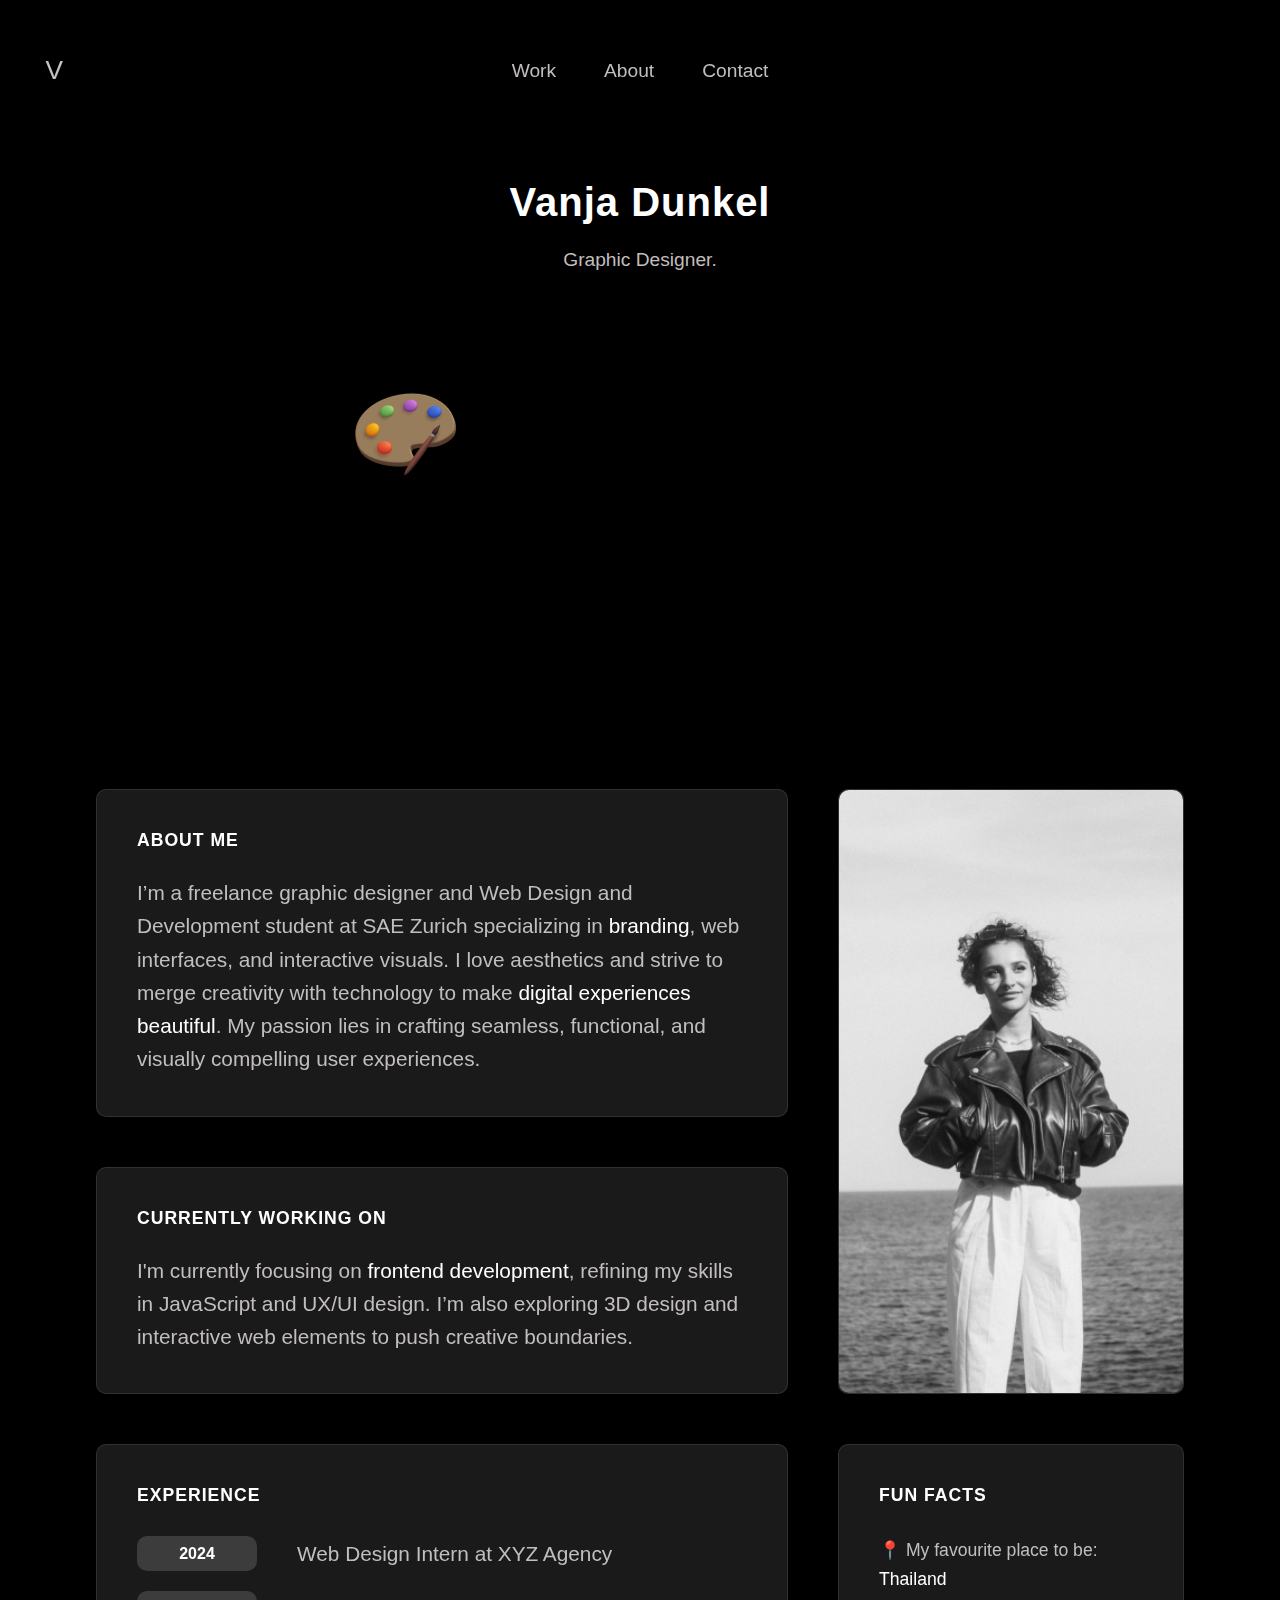
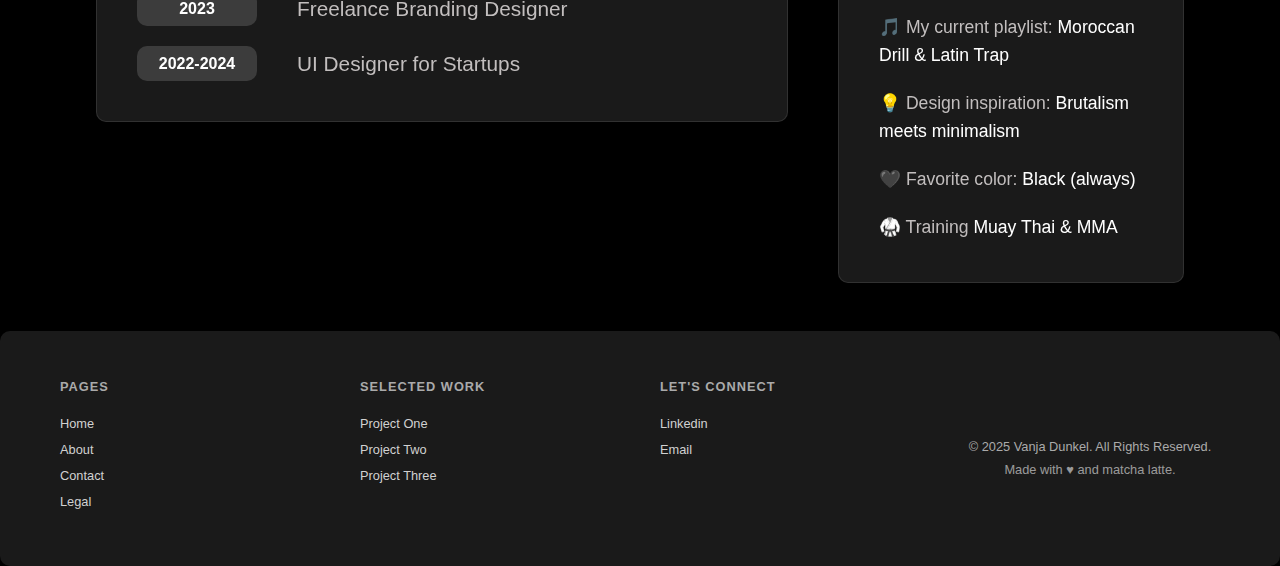
<file: about.html>
<!DOCTYPE html>
<html lang="en">
<head>
    <meta charset="UTF-8"/>
    <meta name="viewport" content="width=device-width, initial-scale=1.0"/>
    <title>About</title>
    <link rel="stylesheet" href="css/about.css"/>
    <script src="https://cdnjs.cloudflare.com/ajax/libs/gsap/3.12.2/gsap.min.js"></script>
    <script defer src="assets/js/animation.js"></script>
</head>
<body>
<!-- Navbar -->
<nav class="navbar" aria-label="Main Navigation">
    <a href="index.html" class="logo">
        <svg
                id="logo-svg"
                xmlns="http://www.w3.org/2000/svg"
                viewBox="0 0 200 200"
                width="50"
                height="50"
        >
            <text
                    x="50%"
                    y="50%"
                    dominant-baseline="middle"
                    text-anchor="middle"
                    font-family="Helvetica, Arial, sans-serif"
                    font-size="50"
                    fill="#fff"
            >
                <tspan id="letter-V">V</tspan>
                <tspan id="letter-D">D</tspan>
            </text>
        </svg>
    </a>
    <ul>
        <li><a href="index.html" class="nav-link">Work</a></li>
        <li><a href="about.html" class="nav-link">About</a></li>
        <li><a href="contact.html" class="nav-link">Contact</a></li>
    </ul>
</nav>

<!-- Header -->
<header role="banner">
    <div class="header-description">
        <h1>Vanja Dunkel</h1>
        <p>Graphic Designer.</p>
    </div>
</header>

<!-- About Section -->
<main>
    <section class="about-images">
        <img
                src="assets/imgs/palette.png"
                alt="Colour palette"
                class="animated-img_img1"
        />
        <img
                src="assets/imgs/cigs.png"
                alt="Pack of cigarettes"
                class="animated-img_img2"
        />
        <img
                src="assets/imgs/polaroid.png"
                alt="Polaroid camera"
                class="animated-img_img3"
        />
    </section>

    <section class="about">
        <div class="about-container">
            <!-- About Me Card -->
            <div class="about-card">
                <div class="slide-meta">
                    <h2>About Me</h2>
                </div>
                <p>
                    I’m a freelance graphic designer and Web Design and Development
                    student at SAE Zurich specializing in
                    <span class="highlight">branding</span>, web interfaces, and
                    interactive visuals. I love aesthetics and strive to merge
                    creativity with technology to make
                    <span class="highlight">digital experiences beautiful</span>. My
                    passion lies in crafting seamless, functional, and visually
                    compelling user experiences.
                </p>
            </div>

            <!-- Currently Working On Card -->
            <div class="about-card">
                <div class="slide-meta">
                    <h2>Currently Working On</h2>
                </div>
                <p>
                    I'm currently focusing on
                    <span class="highlight">frontend development</span>, refining my
                    skills in JavaScript and UX/UI design. I’m also exploring 3D
                    design and interactive web elements to push creative boundaries.
                </p>
            </div>

            <!-- Experience Section -->
            <section class="about-card experience">
                <div class="slide-meta">
                    <h2>Experience</h2>
                </div>
                <div class="experience-list">
                    <div class="experience-item">
                        <div class="year">2024</div>
                        <p class="experience-text">Web Design Intern at XYZ Agency</p>
                    </div>
                    <div class="experience-item">
                        <div class="year">2023</div>
                        <p class="experience-text">Freelance Branding Designer</p>
                    </div>
                    <div class="experience-item">
                        <div class="year">2022-2024</div>
                        <p class="experience-text">UI Designer for Startups</p>
                    </div>
                </div>
            </section>

            <!-- Image Card -->
            <div class="about-card image-card">
                <img src="assets/imgs/portrait.png" alt="Portrait of Vanja"/>
            </div>

            <!-- Fun Facts Card -->
            <div class="about-card">
                <div class="slide-meta">
                    <h2>Fun Facts</h2>
                </div>
                <ul>
                    <li>
                        📍 My favourite place to be:
                        <span class="highlight">Thailand</span>
                    </li>
                    <li>
                        🎵 My current playlist:
                        <span class="highlight">Moroccan Drill & Latin Trap</span>
                    </li>
                    <li>
                        💡 Design inspiration:
                        <span class="highlight">Brutalism meets minimalism</span>
                    </li>
                    <li>
                        🖤 Favorite color: <span class="highlight">Black (always)</span>
                    </li>
                    <li>
                        🥋 Training <span class="highlight">Muay Thai & MMA</span>
                    </li>
                </ul>
            </div>
        </div>
    </section>
</main>

<!-- Footer -->
<footer>
    <div class="footer-container">
        <div class="footer-section">
            <h3>Pages</h3>
            <ul>
                <li><a href="index.html">Home</a></li>
                <li><a href="about.html">About</a></li>
                <li><a href="contact.html">Contact</a></li>
                <li><a href="legal.html">Legal</a></li>
            </ul>
        </div>

        <div class="footer-section">
            <h3>Selected Work</h3>
            <ul>
                <li><a href="#">Project One</a></li>
                <li><a href="#">Project Two</a></li>
                <li><a href="#">Project Three</a></li>
            </ul>
        </div>

        <div class="footer-section">
            <h3>Let's Connect</h3>
            <ul>
                <li>
                    <a href="https://www.linkedin.com/in/vanja-dunkel-498b07221/"
                    >Linkedin</a
                    >
                </li>
                <li><a href="mailto:vanja.dunkel@gmail.com">Email</a></li>
            </ul>
        </div>

        <div class="footer-bottom">
            <p>© 2025 Vanja Dunkel. All Rights Reserved.</p>
            <small>Made with &hearts; and matcha latte.</small>
        </div>
    </div>
</footer>
</body>
</html>
</file>
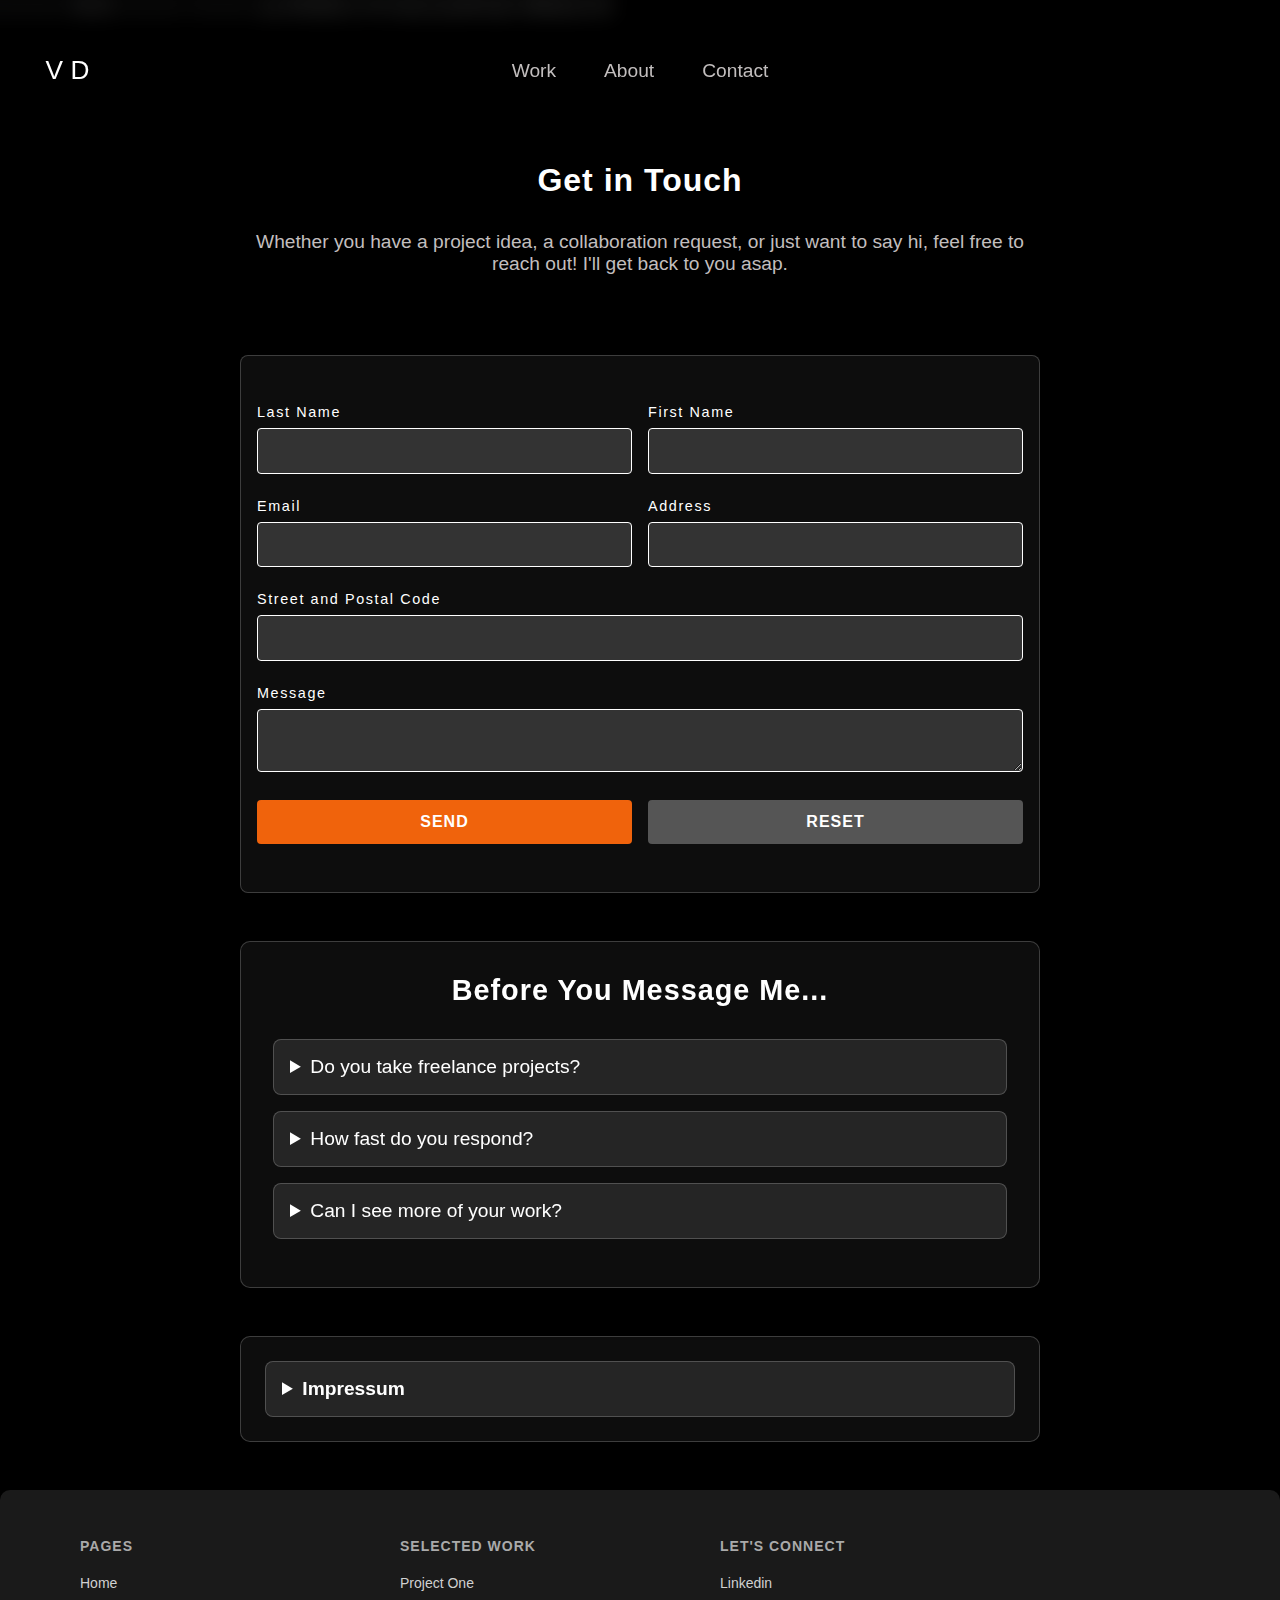
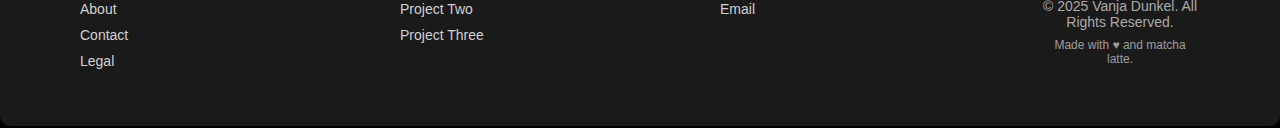
<file: contact.html>
<!DOCTYPE html>
<html lang="en">
<head>
  <meta charset="UTF-8">
  <meta name="viewport" content="width=device-width, initial-scale=1.0">
<<<<<<< HEAD
  <link rel="stylesheet" href="css/contact.css">
  <script src="javascript/input.js" defer></script>
  <script defer src="javascript/animation.js"></script>
=======
  <link rel="stylesheet" href="contact.css">
  <script src="input.js" defer></script>
  <script defer src="animation.js"></script>
>>>>>>> aec345b8b21c7b7a4da1eba954a6e7d88dbe0134
  <title>Contact</title>
</head>
<body>

<!-- Navbar -->
<nav class="navbar" aria-label="Main Navigation">
  <a href="index.html" class="logo">
    <svg id="logo-svg" xmlns="http://www.w3.org/2000/svg" viewBox="0 0 200 200" width="50" height="50">
      <text x="50%" y="50%" dominant-baseline="middle" text-anchor="middle" font-family="Helvetica, Arial, sans-serif" font-size="50" fill="#fff">
        <tspan id="letter-V">V</tspan>
        <tspan id="letter-D">D</tspan>
      </text>
    </svg>
    
  </a>
  <ul>
    <li><a href="index.html" class="nav-link">Work</a></li>
    <li><a href="about.html" class="nav-link">About</a></li>
    <li><a href="contact.html" class="nav-link">Contact</a></li>
  </ul>
</nav>

  <!-- Header Section -->
  <section class="header">
    <div class="title">
      <h1>Get in Touch</h1>
      <p>Whether you have a project idea, a collaboration request, or just want to say hi, feel free to reach out! I'll get back to you asap.</p>
    </div>
  </section>



  <!-- Enquiry Section -->
   <main>
  <section class="form">
    <form action="#" method="POST">
      <div class="form-row half">
        <div class="item">
          <label for="last_name">Last Name</label>
          <input type="text" id="last_name" name="last_name" autocomplete="family-name" required>
        </div>
        <div class="item">
          <label for="first_name">First Name</label>
          <input type="text" id="first_name" name="first_name" autocomplete="given-name" required>
        </div>
      </div>
      <div class="form-row half">
        <div class="item">
          <label for="email">Email</label>
          <input type="email" id="email" name="email" autocomplete="email" required>
        </div>
        <div class="item">
          <label for="address">Address</label>
          <input type="text" id="address" name="address" autocomplete="street-address">
        </div>
      </div>
      <div class="form-row full">
        <label for="plz_ort">Street and Postal Code</label>
        <input type="text" id="plz_ort" name="plz_ort" autocomplete="postal-code">
      </div>
      <div class="form-row full">
        <label for="message">Message</label>
        <textarea id="message" name="message" required></textarea>
      </div>
      <div class="action">
        <input type="submit" value="Send" aria-label="Send Message">
        <input type="reset" value="Reset" aria-label="Clear Form">
      </div>
    </form>
  </section>

  <!-- FAQ Section -->
  <section class="faq" aria-label="faq-heading">
    <h2 id="faq-heading">Before You Message Me...</h2>
    <details>
        <summary>Do you take freelance projects?</summary>
        <p>Yes! I'm open to freelance work. Let me know what you're looking for!</p>
    </details>
    <details>
        <summary>How fast do you respond?</summary>
        <p>I typically reply within 24-48 hours, depending on workload.</p>
    </details>
    <details>
        <summary>Can I see more of your work?</summary>
        <p>Sure! Check out my <a href="index.html">portfolio</a> for more.</p>
    </details>
  </section>


<!-- Collapsible Impressum Section -->
<section class="impressum" aria-label="impressum-heading">
  <details>
    <summary>Impressum</summary>
    <p><span>Website Owner:</span> Vanja Dunkel</p>
    <p><span>Address:</span> Strasse. Nr, 8050 Zürich</p>
    <p><span>Email:</span> vanja.dunkel@gmail.com</p>
    <p>This website complies with the Swiss Federal Act on Data Protection (revDSG) and, where applicable, the EU GDPR.</p>
  </details>
  
</section>
</main>


  <!--Footer-->
  <footer>
    <div class="footer-container">
        <div class="footer-section">
            <h3>Pages</h3>
            <ul>
                <li><a href="index.html">Home</a></li>
                <li><a href="about.html">About</a></li>
                <li><a href="contact.html">Contact</a></li>
                <li><a href="legal.html">Legal</a></li>
            </ul>
        </div>

        <div class="footer-section">
            <h3>Selected Work</h3>
            <ul>
                <li><a href="#">Project One</a></li>
                <li><a href="#">Project Two</a></li>
                <li><a href="#">Project Three</a></li>
            </ul>
        </div>

        <div class="footer-section">
            <h3>Let's Connect</h3>
            <ul>
            <li><a href="https://www.linkedin.com/in/vanja-dunkel-498b07221/">Linkedin</a></li>
            <li><a href="mailto:vanja.dunkel@gmail.com">Email</a></li>
            </ul>
        </div>

        <div class="footer-bottom">
          <p>© 2025 Vanja Dunkel. All Rights Reserved.</p>
          <small>Made with &hearts; and matcha latte.</small>
      </div>
    </div>
</footer>


</body>
</html>
</file>
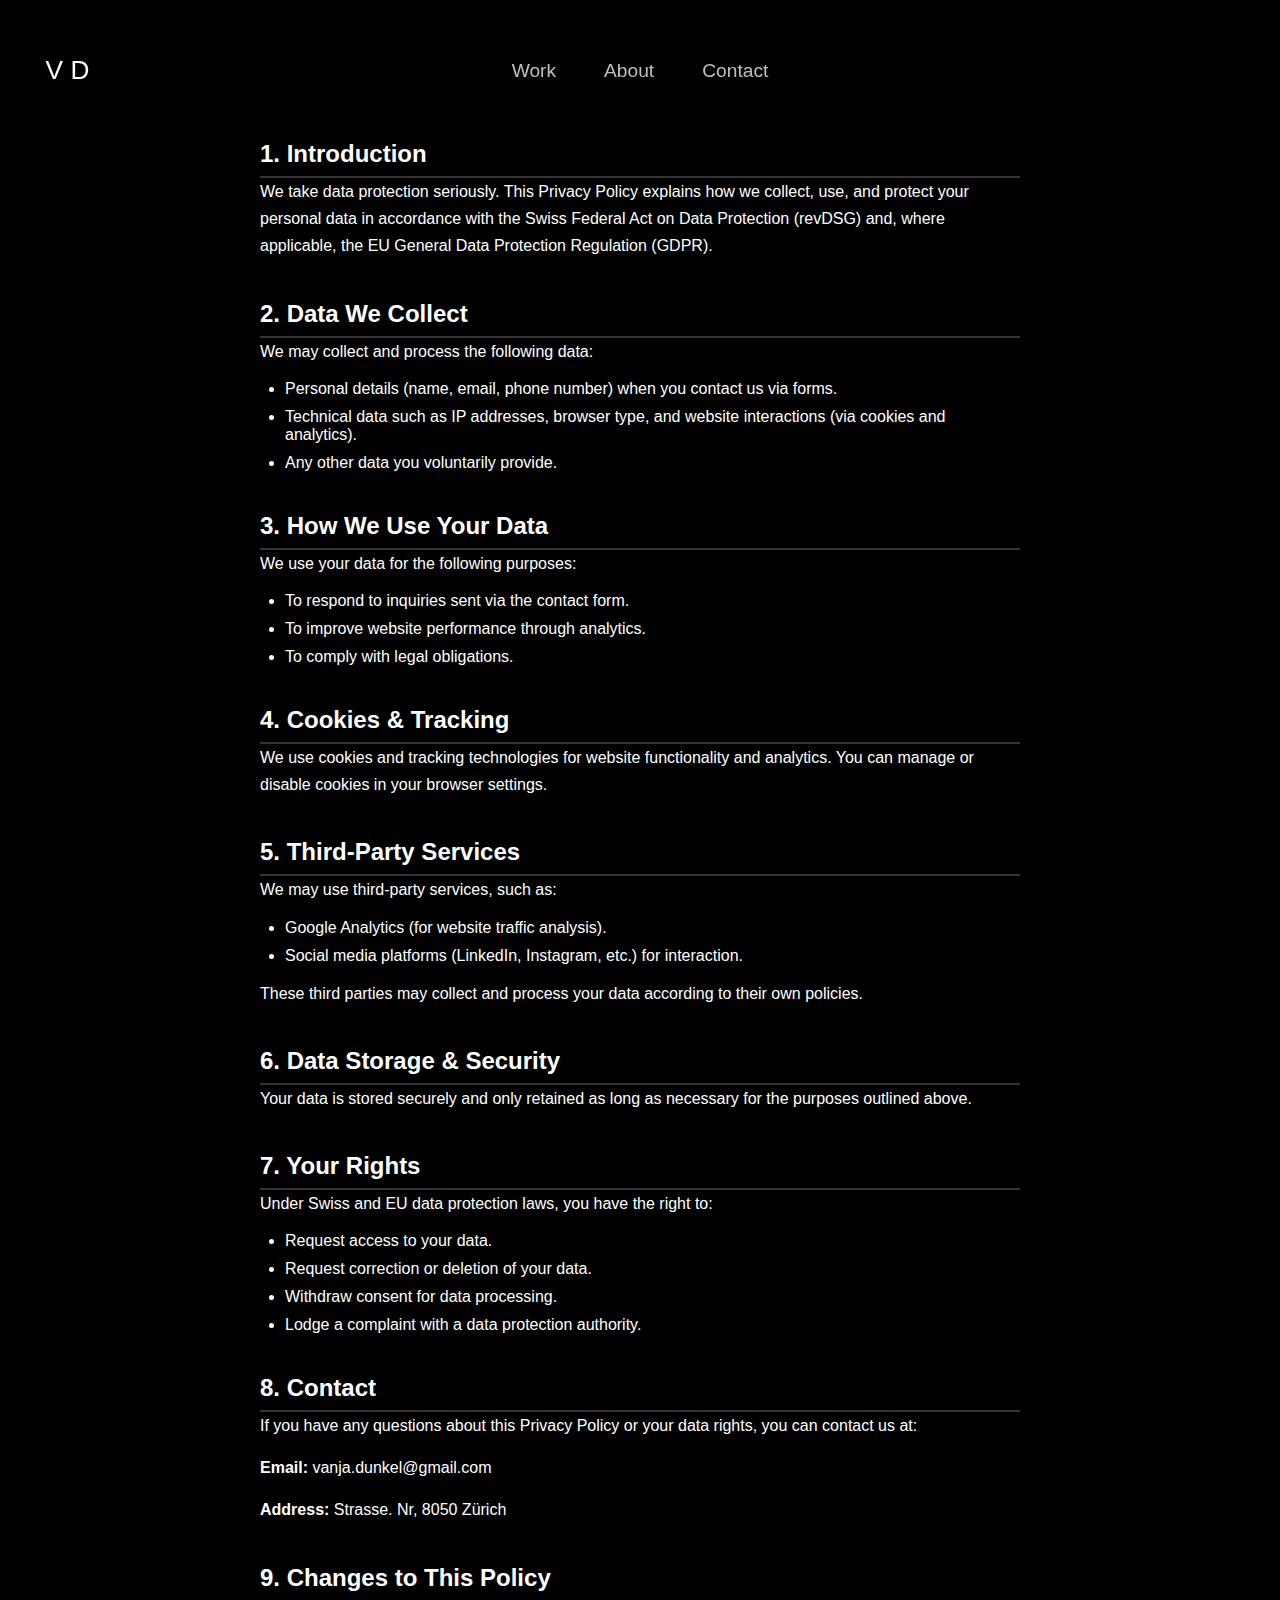
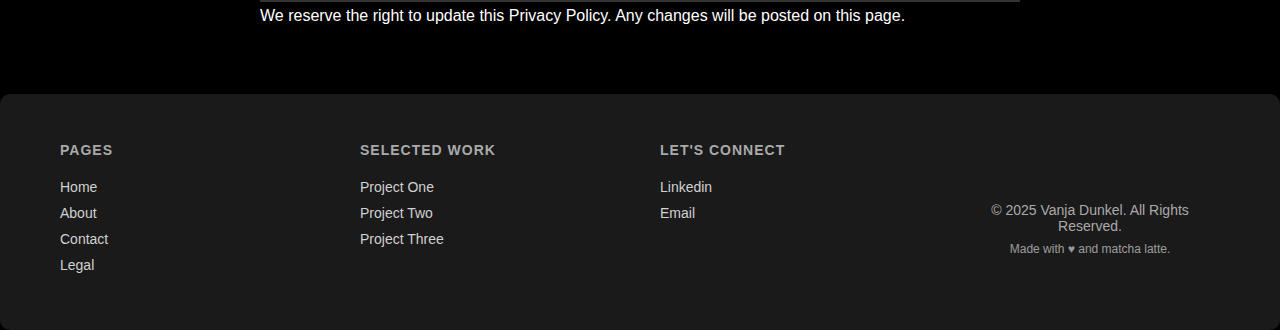
<file: legal.html>
<!DOCTYPE html>
<html lang="en">
<head>
    <meta charset="UTF-8">
    <meta name="viewport" content="width=device-width, initial-scale=1.0">
    <title>Privacy Policy</title>
    <link rel="stylesheet" href="css/legal.css">
    <script defer src="assets/js/animation.js"></script>
</head>
<body>

<!-- Navbar -->
<nav class="navbar" aria-label="Main Navigation">
    <a href="index.html" class="logo">
        <svg id="logo-svg" xmlns="http://www.w3.org/2000/svg" viewBox="0 0 200 200" width="50" height="50">
            <text x="50%" y="50%" dominant-baseline="middle" text-anchor="middle"
                  font-family="Helvetica, Arial, sans-serif" font-size="50" fill="#fff">
                <tspan id="letter-V">V</tspan>
                <tspan id="letter-D">D</tspan>
            </text>
        </svg>

    </a>
    <ul>
        <li><a href="index.html" class="nav-link">Work</a></li>
        <li><a href="about.html" class="nav-link">About</a></li>
        <li><a href="contact.html" class="nav-link">Contact</a></li>
    </ul>
</nav>


<!-- Main Content -->
<main>
    <section class="privacy-policy">

        <h2>1. Introduction</h2>
        <p>We take data protection seriously. This Privacy Policy explains how we collect, use, and protect your
            personal data in accordance with the Swiss Federal Act on Data Protection (revDSG) and, where applicable,
            the EU General Data Protection Regulation (GDPR).</p>

        <h2>2. Data We Collect</h2>
        <p>We may collect and process the following data:</p>
        <ul>
            <li>Personal details (name, email, phone number) when you contact us via forms.</li>
            <li>Technical data such as IP addresses, browser type, and website interactions (via cookies and
                analytics).
            </li>
            <li>Any other data you voluntarily provide.</li>
        </ul>

        <h2>3. How We Use Your Data</h2>
        <p>We use your data for the following purposes:</p>
        <ul>
            <li>To respond to inquiries sent via the contact form.</li>
            <li>To improve website performance through analytics.</li>
            <li>To comply with legal obligations.</li>
        </ul>

        <h2>4. Cookies & Tracking</h2>
        <p>We use cookies and tracking technologies for website functionality and analytics. You can manage or disable
            cookies in your browser settings.</p>

        <h2>5. Third-Party Services</h2>
        <p>We may use third-party services, such as:</p>
        <ul>
            <li>Google Analytics (for website traffic analysis).</li>
            <li>Social media platforms (LinkedIn, Instagram, etc.) for interaction.</li>
        </ul>
        <p>These third parties may collect and process your data according to their own policies.</p>

        <h2>6. Data Storage & Security</h2>
        <p>Your data is stored securely and only retained as long as necessary for the purposes outlined above.</p>

        <h2>7. Your Rights</h2>
        <p>Under Swiss and EU data protection laws, you have the right to:</p>
        <ul>
            <li>Request access to your data.</li>
            <li>Request correction or deletion of your data.</li>
            <li>Withdraw consent for data processing.</li>
            <li>Lodge a complaint with a data protection authority.</li>
        </ul>

        <h2>8. Contact</h2>
        <p>If you have any questions about this Privacy Policy or your data rights, you can contact us at:</p>
        <p><strong>Email:</strong> vanja.dunkel@gmail.com</p>
        <p><strong>Address:</strong> Strasse. Nr, 8050 Zürich</p>

        <h2>9. Changes to This Policy</h2>
        <p>We reserve the right to update this Privacy Policy. Any changes will be posted on this page.</p>

    </section>
</main>

<!--Footer-->
<footer>
    <div class="footer-container">
        <div class="footer-section">
            <h3>Pages</h3>
            <ul>
                <li><a href="index.html">Home</a></li>
                <li><a href="about.html">About</a></li>
                <li><a href="contact.html">Contact</a></li>
                <li><a href="legal.html">Legal</a></li>
            </ul>
        </div>

        <div class="footer-section">
            <h3>Selected Work</h3>
            <ul>
                <li><a href="#">Project One</a></li>
                <li><a href="#">Project Two</a></li>
                <li><a href="#">Project Three</a></li>
            </ul>
        </div>

        <div class="footer-section">
            <h3>Let's Connect</h3>
            <ul>
                <li><a href="https://www.linkedin.com/in/vanja-dunkel-498b07221/">Linkedin</a></li>
                <li><a href="mailto:vanja.dunkel@gmail.com">Email</a></li>
            </ul>
        </div>

        <div class="footer-bottom">
            <p>© 2025 Vanja Dunkel. All Rights Reserved.</p>
            <small>Made with &hearts; and matcha latte.</small>
        </div>
    </div>
</footer>

</body>
</html>
</file>
<file: css/about.css>
* {
  margin: 0;
  padding: 0;
  box-sizing: border-box;
}

body {
  font-family: 'Helvetica Neue', Arial, sans-serif;
  color: #fff;
  background-color: #000;
  overflow-x: hidden;
}


/* === NAVIGATION === */

.navbar {
  position: fixed;
  width: 100%;
  top: 0px;
  padding: 60px 1.5rem 2rem;
  display: flex;
  justify-content: center; 
  align-items: center;
  z-index: 10;
  background: linear-gradient(
    to bottom, 
    rgba(0, 0, 0, 0.8) 0%,   
    rgba(0, 0, 0, 0.6) 50%,  
    rgba(0, 0, 0, 0) 100%    
  );
  backdrop-filter: blur(10px); 
}


/* Logo Styling */

.logo {
  position: absolute; 
  top: 20px;
  left: 15px; 
}

.logo svg {
  height: 105px; 
  width: auto;
}


/* Navigation Links */

.navbar ul {
  display: flex;
  list-style: none;
  gap: 48px;
  margin: 0 1.5rem;
}

.navbar a {
  text-decoration: none;
}

.nav-link {
  color: #c2bebe;
  font-size: 1.2rem;
  transition: color 0.3s ease;
}

.nav-link:hover {
  color: #fff;
  background: #666666;
  -webkit-background-clip: text;
  background-clip: text;
  text-shadow: 0px 3px 3px rgba(255,255,255,0.5);
}


/* === HEADER SECTION === */

.header-description {
  position: relative;
  display: flex;
  flex-direction: column;
  align-items: center;
  justify-content: center;
  gap: 1.5rem;
  margin-top: 180px;
  margin-bottom: 100px;
}

.header-description h1 {
  font-size: 2.5rem;
  letter-spacing: 1px;
}

.header-description p {
  font-size: 1.2rem;
  color: #c2bebe;
}


/* === ABOUT SECTION === */

.about {
  display: flex;
  justify-content: center;
  padding: 8rem 0 3rem;
}

.about-images {
  display: flex;
  justify-content: center;
  align-items: center;
  margin-top: 10px;
  padding: 20px 0;
  flex-wrap: nowrap;
  overflow: hidden;
}


.animated-img_img1,
.animated-img_img2,
.animated-img_img3 {
  width: 250px;
  height: auto;
}

.animated-img_img2 {
  width: 220px;
}


/* Responsiveness */

@media (max-width: 1024px) {
  .animated-img_img1,
  .animated-img_img2,
  .animated-img_img3 {
    width: 200px;
  }
  .animated-img_img2 {
    width: 180px;
  }
}

@media (max-width: 768px) {
  .animated-img_img1,
  .animated-img_img2,
  .animated-img_img3 {
    width: 150px;
  }
  .animated-img_img2 {
    width: 130px;
  }
}

@media (max-width: 480px) {
  .animated-img_img1,
  .animated-img_img2,
  .animated-img_img3 {
    width: 100px;
  }
  .animated-img_img2 {
    width: 85px;
  }
}


/* About Container - Grid Layout */

.about-container {
  display: grid;
  grid-template-columns: 2fr 1fr; 
  grid-template-rows: auto auto;
  gap: 50px; 
  max-width: 1100px;
  width: 85%;
}


/* === SLIDE STYLING === */

.slide-meta h2 {
  font-size: 1.1rem;
  font-weight: 600;
  color: #fff;
  text-transform: uppercase;
  letter-spacing: 1px;
  display: inline-block;
}



.about-card {
  position: relative;
  padding-top: 50px; 
}


.about-card ul {
  list-style: none;
  padding: 0;
  margin-top: 10px;
}

.about-card ul li {
  font-size: 1.1rem;
  color: #c2bebe;
  line-height: 1.6;
  padding-top: 20px;
}


.about-card {
  background: rgba(255, 255, 255, 0.1);
  border: 1px solid rgba(255, 255, 255, 0.1);
  backdrop-filter: blur(10px);
  border-radius: 10px;
  padding: 40px;
  transition: transform 0.3s ease-in-out;
}

.about-card:hover {
  transform: scale(1.02);
}

.about-card:first-child {
  grid-column: 1 / 2;
  grid-row: 1 / 2;
}

.about-card:nth-child(2) {
  grid-column: 1 / 2;
  grid-row: 2 / 3;
}

.image-card {
  grid-column: 2 / 3;
  grid-row: 1 / 3;
  display: flex;
  justify-content: center;
  align-items: center;
  padding: 0;
}

.image-card img {
  width: 100%;
  height: 100%;
  object-fit: cover;
  border-radius: 10px;
}


.about-card p,
.about-card li {
  font-size: 1rem;
  color: #c2bebe;
  line-height: 1.6;
}

.about-card p {
  padding-top: 25px;
  font-size: 1.3rem;
}


/* Responsiveness */

@media (max-width: 1024px) {
  .about-container {
    grid-template-columns: 1fr;
    grid-template-rows: auto;
  }

  .about-card,
  .image-card {
    grid-column: auto;
    grid-row: auto;
  }
  .about-card p {
    font-size: 1.1rem;
  }
  .slide-meta h2 {
    font-size: 1.1rem;
  }
  .about-card ul li {
  font-size: 1.1rem;
  }
}

@media (max-width: 768px) {
  .about-container {
    text-align: left;
    gap: 30px;
  }
  .about-card {
    text-align: left;
  }
  .about-card p {
    font-size: 1rem;
  }
  .slide-meta h2 {
    font-size: 1rem;
  }
  .about-card ul li {
  font-size: 1rem;
  }
  .header-description h1 {
    font-size: 2rem;
  }
  .header-description p {
    font-size: 1rem;
  }
}


/* === EXPERIENCE SECTION === */

.about-card.experience ul {
  list-style: none; 
  padding: 0;
  margin: 0;
}

.about-card.experience li {
  display: flex;
  align-items: baseline;
  gap: 20px;
  padding: 10px 0;
  border-left: 2px solid rgba(255, 255, 255, 0.2);
  padding-left: 15px; 
  position: relative;
}

.about-card.experience li::before {
  content: attr(data-year); 
  font-size: 1rem;
  font-weight: 600;
  color: #fff;
  position: absolute;
  left: -60px; 
  top: 50%;
  transform: translateY(-50%);
  background: rgba(255, 255, 255, 0.1);
  padding: 6px 12px;
  border-radius: 5px;
  font-family: 'Helvetica Neue', Arial, sans-serif;
}

.about-card.experience li span {
  font-size: 1rem;
  color: #c2bebe;
  display: inline-block;
  line-height: 1.6;
}

.highlight {
  color: #fff;
}

.experience-list {
  display: flex;
  flex-direction: column;
  gap: 20px; 
  position: relative;
}

.experience-item {
  display: flex;
  align-items: center;
  gap: 20px; 
  position: relative;
}

.year {
  display: flex;
  align-items: center;
  justify-content: center;
  width: 80px; 
  height: 35px; 
  font-weight: bold;
  font-size: 1rem;
  background: rgba(255, 255, 255, 0.1);
  color: #fff;
  border-radius: 8px;
  text-align: center;
  flex-shrink: 0; 
}


.experience-text {
  color: #c2bebe;
  font-size: 1rem;
}


/* EXPERIENCE SECTION */

.about-card.experience {
  padding: 40px;
  background: rgba(255, 255, 255, 0.1);
  border: 1px solid rgba(255, 255, 255, 0.1);
  border-radius: 10px;
  max-width: 900px;
  max-height: fit-content;
}

.experience-list {
  display: flex;
  flex-direction: column;
  gap: 20px;
  position: relative;
  padding-top: 30px;
}


.experience-item {
  display: flex;
  align-items: left;
  gap: 10px;
  position: relative;
}

.year {
  font-size: 1rem;
  font-weight: bold;
  color: #fff;
  background: rgba(255, 255, 255, 0.15);
  padding: 8px 15px;
  border-radius: 10px;
  width: 120px;
  text-align: center;
}

.experience-text {
  font-size: 1rem;
  color: #c2bebe;
  line-height: 1.6;
  padding-top: 0;
}

p.experience-text {
  padding-top: 0;
  padding-left: 30px;
  font-weight: 480;
}


/* === FOOTER STYLES === */

footer {
  position: relative;
  width: 100%;
  padding: 3rem 0;
  text-align: center;
  background: rgba(255, 255, 255, 0.1);
  border-radius: 10px;
}

.footer-container {
  display: flex;
  flex-direction: column;
  align-items: center;
  gap: 2.5rem;
  max-width: 1100px;
  margin: 0 auto;
}

.footer-section {
  display: flex;
  flex-direction: column;
  align-items: center;
  text-align: center;
}

.footer-section h3 {
  color: #aaa;
  font-size: 0.8rem;
  text-transform: uppercase;
  letter-spacing: 1px;
  margin-bottom: 20px;
}

.footer-section ul {
  list-style: none;
  padding: 0;
}

.footer-section ul li {
  margin-bottom: 8px;
}

.footer-section ul li a {
  color: #D1D1D1;
  text-decoration: none;
  font-size: 0.8rem;
  transition: color 0.3s ease;
}

.footer-section ul li a:hover {
  color: #fff;
}

.footer-section p {
  font-size: 0.8rem;
  color: #D1D1D1;
  margin-bottom: 10px;
}

.footer-bottom {
  text-align: center;
  margin-top: 30px;
}

.footer-bottom p {
  font-size: 0.8rem;
  color: #aaa;
}

.footer-bottom small {
  display: block;
  margin-top: 0.5rem;
  font-size: 0.8rem;
  color: #ffffff92;
}


/* === RESPONSIVENESS === */

@media (min-width: 768px) {
  .footer-container {
    flex-direction: row;
    justify-content: space-between;
    align-items: flex-start;
    text-align: left;
  }

  .footer-section {
    align-items: flex-start;
    text-align: left;
  }

  .footer-bottom {
    width: 100%;
    text-align: center;
  }
}

@media (min-width: 768px) {
  .footer-container {
    flex-direction: row; 
    justify-content: space-between; 
    align-items: flex-start;
    max-width: 1300px; 
    padding: 0 60px; 
    gap: 100px; 
  }

  .footer-section {
    flex: 1; 
    text-align: left; 
    min-width: 200px; 
  }

  .footer-section h3 {
    white-space: nowrap; 
  }

  .footer-bottom {
    width: 100%;
    text-align: center;
    margin-top: 60px; 
  }
}


@media (max-width: 480px) {
  .footer-container {
    flex-direction: column;
    text-align: center;
  }

  .footer-section {
    align-items: center;
    text-align: center;
  }
}

@media (max-width: 768px) {
  .about-card.experience li {
    flex-direction: column;
    align-items: flex-start;
    gap: 5px;
    padding-left: 0;
    border-left: none;
  }

  .about-card.experience li::before {
    position: static;
    transform: none;
    display: inline-block;
    margin-bottom: 5px;
  }
}
</file>
<file: css/contact.css>
* {
  margin: 0;
  padding: 0;
  box-sizing: border-box;
}

body {
  font-family: 'Helvetica Neue', Arial, sans-serif;
  color: #fff;
  background-color: #000;
  overflow-x: hidden;
}


/* === NAVIGATION === */

.navbar {
  position: fixed;
  width: 100%;
  top: 0px;
  padding: 60px 1.5rem 2rem;
  display: flex;
  justify-content: center; 
  align-items: center;
  z-index: 10;
  background: linear-gradient(
    to bottom, 
    rgba(0, 0, 0, 0.8) 0%,  
    rgba(0, 0, 0, 0.6) 50%,  
    rgba(0, 0, 0, 0) 100%    
  );
  backdrop-filter: blur(10px); 
}


/* Logo Styling */

.logo {
  position: absolute; 
  top: 20px;
  left: 15px; 
}

.logo svg {
  height: 105px; 
  width: auto;
}


/* Navigation Links */

.navbar ul {
  display: flex;
  list-style: none;
  gap: 48px;
  margin: 0 1.5rem;
}

.navbar a {
  text-decoration: none;
}

.nav-link {
  color: #c2bebe;
  font-size: 1.2rem;
  transition: color 0.3s ease;
}

.nav-link:hover {
  color: #fff;
  background: #666666;
  -webkit-background-clip: text;
  background-clip: text;
  text-shadow: 0px 3px 3px rgba(255,255,255,0.5);
}


.header {
  position: relative; 
  padding: 8rem 2rem 4rem; 
  text-align: center; 
}

.title {
  margin: 0 auto; 
  padding: 1rem 0; 
  max-width: 800px; 
}

.title h1 {
  font-size: 2rem; 
  color: #fff;
  letter-spacing: 1px;
}

.title p {
  font-size: 1.2rem;
  color: #c2bebe;
  margin-top: 2rem;
}


form .title {
  text-align: center;
  margin-bottom: 2rem;
}

form .title h1 {
  font-size: 2.5rem;
  margin-bottom: 0.5rem;
}

form .title p {
  font-size: 1.2rem;
  color: #ccc;
}

section.form {
  background-color: rgba(255, 255, 255, 0.05);
  padding: 2rem;
  border-radius: 8px;
  border: 1px solid rgba(255, 255, 255, 0.2);
  padding: 3rem 1rem;
  width: 85%;
  max-width: 800px;
  margin: 0 auto;
}

form .form-row {
  margin-bottom: 1.5rem;
}

form .half {
  display: flex;
  gap: 1rem;
}

form .half .item {
  flex: 1;
}

form label {
  display: block;
  margin-bottom: 0.5rem;
  font-size: 0.9rem;
  letter-spacing: 0.1rem;
}

input, textarea {
  width: 100%;
  padding: 0.8rem;
  border: 1px solid #fff;
  border-radius: 4px;
  background-color: #333;
  color: #fff;
  font-size: 1rem;
  box-sizing: border-box;
}

input:focus, textarea:focus {
  outline: none;
  border-color: #f0630c;
  box-shadow: 0 0 5px #f0630c;
}


/* Buttons */

.action {
  display: flex;
  justify-content: space-between;
  gap: 1rem;
}

.action input {
  flex: 1;
  padding: 0.8rem;
  border-radius: 4px;
  border: none;
  font-weight: bold;
  cursor: pointer;
  text-transform: uppercase;
  letter-spacing: 1px;
}

.action input[type="submit"] {
  background-color: #f0630c;
  color: #fff;
}

.action input[type="reset"] {
  background-color: #555;
  color: #fff;
}

.action input:hover {
  opacity: 0.9;
}


/* === FAQ Section Styling === */

.faq {
  width: 85%;
  max-width: 800px;
  margin: 3rem auto; 
  padding: 2rem;
  border-radius: 10px;
  background: rgba(255, 255, 255, 0.05); 
  border: 1px solid rgba(255, 255, 255, 0.2);
  backdrop-filter: blur(5px); 
}

.faq h2 {
  text-align: center;
  font-size: 1.8rem;
  color: #fff;
  margin-bottom: 2rem;
  letter-spacing: 1px;
}

.faq details {
  background: rgba(255, 255, 255, 0.1);
  border-radius: 8px;
  padding: 1rem;
  margin-bottom: 1rem;
  border: 1px solid rgba(255, 255, 255, 0.2);
  transition: all 0.3s ease-in-out;
}

.faq details[open] {
  background: rgba(255, 255, 255, 0.15);
  border-color: rgba(255, 255, 255, 0.4);
}


.faq summary {
  font-size: 1.2rem;
  font-weight: 300;
  color: #fff;
  cursor: pointer;
  transition: color 0.3s ease;
}

.faq summary:hover {
  color: #f0630c; 
}


.faq p {
  font-size: 1rem;
  color: #c2bebe;
  margin-top: 1rem;
  padding-left: 0.5rem;
  padding-bottom: 0.5rem;
  border-left: 2px solid rgba(255, 255, 255, 0.2);
}

.faq a {
  color: #f0630c;
  text-decoration: none;
  font-weight: bold;
}

.faq a:hover {
  text-decoration: underline;
}


/* === Impressum Section Styling === */

.impressum {
  width: 85%;
  max-width: 800px;
  margin: 2rem auto 3rem; 
  padding: 1.5rem;
  border-radius: 10px;
  background: rgba(255, 255, 255, 0.05); 
  border: 1px solid rgba(255, 255, 255, 0.2);
  backdrop-filter: blur(5px);
  text-align: left;
}


.impressum details {
  padding: 1rem;
  border-radius: 8px;
  border: 1px solid rgba(255, 255, 255, 0.2);
  background: rgba(255, 255, 255, 0.1);
  transition: all 0.3s ease-in-out;
}

.impressum details[open] {
  background: rgba(255, 255, 255, 0.15);
  border-color: rgba(255, 255, 255, 0.4);
}


.impressum summary {
  font-size: 1.2rem;
  font-weight: 600;
  color: #fff;
  cursor: pointer;
  transition: color 0.3s ease;
}


.impressum p {
  font-size: 1rem;
  color: #c2bebe;
  margin-top: 1rem;
  padding-left: 0.5rem;
  border-left: 2px solid rgba(255, 255, 255, 0.2);
  line-height: 1.5;
}

.impressum details p span {
  font-weight: bold;
}


/* === FOOTER STYLES === */

footer {
  position: relative;
  width: 100%;
  padding: 3rem 0;
  text-align: center;
  background: rgba(255, 255, 255, 0.1);
  border-radius: 10px;
}


.footer-container {
  display: flex;
  flex-direction: column;
  align-items: center;
  gap: 2.5rem;
  max-width: 1100px;
  margin: 0 auto;
}


.footer-section {
  display: flex;
  flex-direction: column;
  align-items: center;
  text-align: center;
}

.footer-section h3 {
  color: #aaa;
  font-size: 14px;
  text-transform: uppercase;
  letter-spacing: 1px;
  margin-bottom: 20px;
}

.footer-section ul {
  list-style: none;
  padding: 0;
}

.footer-section ul li {
  margin-bottom: 8px;
}

.footer-section ul li a {
  color: #D1D1D1;
  text-decoration: none;
  font-size: 14px;
  transition: color 0.3s ease;
}

.footer-section ul li a:hover {
  color: #fff;
}


.footer-section p {
  font-size: 14px;
  color: #D1D1D1;
  margin-bottom: 10px;
}


.footer-bottom {
  text-align: center;
  margin-top: 30px;
}

.footer-bottom p {
  font-size: 14px;
  color: #aaa;
}

.footer-bottom small {
  display: block;
  margin-top: 0.5rem;
  font-size: 12px;
  color: #ffffff92;
}


/* === RESPONSIVENESS === */

@media (min-width: 768px) {
  .footer-container {
    flex-direction: row;
    justify-content: space-between;
    align-items: flex-start;
    text-align: left;
  }

  .footer-section {
    align-items: flex-start;
    text-align: left;
  }

  .footer-bottom {
    width: 100%;
    text-align: center;
  }
}

@media (min-width: 768px) {
  .footer-container {
    flex-direction: row; 
    justify-content: space-between; 
    align-items: flex-start;
    max-width: 1300px; 
    padding: 0 60px; 
    gap: 100px; 
  }

  .footer-section {
    flex: 1; 
    text-align: left; 
    min-width: 200px; 
  }

  .footer-section h3 {
    white-space: nowrap; 
  }

  .footer-bottom {
    width: 100%;
    text-align: center;
    margin-top: 60px; 
  }
}


@media (min-width: 1440px) {
  .title h1 {
      font-size: 2.2rem;
    }
}

@media (max-width: 1023px) {
  .title h1 {
    font-size: 1.8rem;
  }
  .title p {
    font-size: 1.1rem;
  }
  .faq h2 {
    font-size: 1.6rem;
  }
}

@media (max-width: 768px) {
  form {
    padding: 1.5rem;
  }

  .half {
    flex-direction: column;
  }

  .action {
    flex-direction: column;
  }

  .action input {
    width: 100%;
    margin-bottom: 0.5rem;
  }
}

@media (max-width: 480px) {
  .action input {
    margin-bottom: 0.8rem;
  }
}

@media (min-width: 768px) {
  .footer-container {
    flex-direction: row; 
    justify-content: space-between; 
    align-items: flex-start;
    max-width: 1300px; 
    padding: 0 80px; 
    gap: 120px; 
  }

  .footer-section {
    flex: 1; 
    text-align: left;  
    min-width: 200px; 
  }

  .footer-bottom {
    width: 100%;
    text-align: center;
    margin-top: 60px; 
  }
}
</file>
<file: contact.css>
* {
  margin: 0;
  padding: 0;
  box-sizing: border-box;
}

body {
  font-family: 'Helvetica Neue', Arial, sans-serif;
  color: #fff;
  background-color: #000;
  overflow-x: hidden;
}


/* === NAVIGATION === */

.navbar {
  position: fixed;
  width: 100%;
  top: 0px;
  padding: 60px 1.5rem 2rem;
  display: flex;
  justify-content: center; 
  align-items: center;
  z-index: 10;
  background: linear-gradient(
    to bottom, 
    rgba(0, 0, 0, 0.8) 0%,  
    rgba(0, 0, 0, 0.6) 50%,  
    rgba(0, 0, 0, 0) 100%    
  );
  backdrop-filter: blur(10px); 
}


/* Logo Styling */

.logo {
  position: absolute; 
  top: 20px;
  left: 15px; 
}

.logo svg {
  height: 105px; 
  width: auto;
}


/* Navigation Links */

.navbar ul {
  display: flex;
  list-style: none;
  gap: 48px;
  margin: 0 1.5rem;
}

.navbar a {
  text-decoration: none;
}

.nav-link {
  color: #c2bebe;
  font-size: 1.2rem;
  transition: color 0.3s ease;
}

.nav-link:hover {
  color: #fff;
  background: #666666;
  -webkit-background-clip: text;
  background-clip: text;
  text-shadow: 0px 3px 3px rgba(255,255,255,0.5);
}


.header {
  position: relative; 
  padding: 8rem 2rem 4rem; 
  text-align: center; 
}

.title {
  margin: 0 auto; 
  padding: 1rem 0; 
  max-width: 800px; 
}

.title h1 {
  font-size: 2rem; 
  color: #fff;
  letter-spacing: 1px;
}

.title p {
  font-size: 1.2rem;
  color: #c2bebe;
  margin-top: 2rem;
}


form .title {
  text-align: center;
  margin-bottom: 2rem;
}

form .title h1 {
  font-size: 2.5rem;
  margin-bottom: 0.5rem;
}

form .title p {
  font-size: 1.2rem;
  color: #ccc;
}

section.form {
  background-color: rgba(255, 255, 255, 0.05);
  padding: 2rem;
  border-radius: 8px;
  border: 1px solid rgba(255, 255, 255, 0.2);
  padding: 3rem 1rem;
  width: 85%;
  max-width: 800px;
  margin: 0 auto;
}

form .form-row {
  margin-bottom: 1.5rem;
}

form .half {
  display: flex;
  gap: 1rem;
}

form .half .item {
  flex: 1;
}

form label {
  display: block;
  margin-bottom: 0.5rem;
  font-size: 0.9rem;
  letter-spacing: 0.1rem;
}

input, textarea {
  width: 100%;
  padding: 0.8rem;
  border: 1px solid #fff;
  border-radius: 4px;
  background-color: #333;
  color: #fff;
  font-size: 1rem;
  box-sizing: border-box;
}

input:focus, textarea:focus {
  outline: none;
  border-color: #f0630c;
  box-shadow: 0 0 5px #f0630c;
}


/* Buttons */

.action {
  display: flex;
  justify-content: space-between;
  gap: 1rem;
}

.action input {
  flex: 1;
  padding: 0.8rem;
  border-radius: 4px;
  border: none;
  font-weight: bold;
  cursor: pointer;
  text-transform: uppercase;
  letter-spacing: 1px;
}

.action input[type="submit"] {
  background-color: #f0630c;
  color: #fff;
}

.action input[type="reset"] {
  background-color: #555;
  color: #fff;
}

.action input:hover {
  opacity: 0.9;
}


/* === FAQ Section Styling === */

.faq {
  width: 85%;
  max-width: 800px;
  margin: 3rem auto; 
  padding: 2rem;
  border-radius: 10px;
  background: rgba(255, 255, 255, 0.05); 
  border: 1px solid rgba(255, 255, 255, 0.2);
  backdrop-filter: blur(5px); 
}

.faq h2 {
  text-align: center;
  font-size: 1.8rem;
  color: #fff;
  margin-bottom: 2rem;
  letter-spacing: 1px;
}

.faq details {
  background: rgba(255, 255, 255, 0.1);
  border-radius: 8px;
  padding: 1rem;
  margin-bottom: 1rem;
  border: 1px solid rgba(255, 255, 255, 0.2);
  transition: all 0.3s ease-in-out;
}

.faq details[open] {
  background: rgba(255, 255, 255, 0.15);
  border-color: rgba(255, 255, 255, 0.4);
}


.faq summary {
  font-size: 1.2rem;
  font-weight: 300;
  color: #fff;
  cursor: pointer;
  transition: color 0.3s ease;
}

.faq summary:hover {
  color: #f0630c; 
}


.faq p {
  font-size: 1rem;
  color: #c2bebe;
  margin-top: 1rem;
  padding-left: 0.5rem;
  padding-bottom: 0.5rem;
  border-left: 2px solid rgba(255, 255, 255, 0.2);
}

.faq a {
  color: #f0630c;
  text-decoration: none;
  font-weight: bold;
}

.faq a:hover {
  text-decoration: underline;
}


/* === Impressum Section Styling === */

.impressum {
  width: 85%;
  max-width: 800px;
  margin: 2rem auto 3rem; 
  padding: 1.5rem;
  border-radius: 10px;
  background: rgba(255, 255, 255, 0.05); 
  border: 1px solid rgba(255, 255, 255, 0.2);
  backdrop-filter: blur(5px);
  text-align: left;
}


.impressum details {
  padding: 1rem;
  border-radius: 8px;
  border: 1px solid rgba(255, 255, 255, 0.2);
  background: rgba(255, 255, 255, 0.1);
  transition: all 0.3s ease-in-out;
}

.impressum details[open] {
  background: rgba(255, 255, 255, 0.15);
  border-color: rgba(255, 255, 255, 0.4);
}


.impressum summary {
  font-size: 1.2rem;
  font-weight: 600;
  color: #fff;
  cursor: pointer;
  transition: color 0.3s ease;
}


.impressum p {
  font-size: 1rem;
  color: #c2bebe;
  margin-top: 1rem;
  padding-left: 0.5rem;
  border-left: 2px solid rgba(255, 255, 255, 0.2);
  line-height: 1.5;
}

.impressum details p span {
  font-weight: bold;
}


/* === FOOTER STYLES === */

footer {
  position: relative;
  width: 100%;
  padding: 3rem 0;
  text-align: center;
  background: rgba(255, 255, 255, 0.1);
  border-radius: 10px;
}


.footer-container {
  display: flex;
  flex-direction: column;
  align-items: center;
  gap: 2.5rem;
  max-width: 1100px;
  margin: 0 auto;
}


.footer-section {
  display: flex;
  flex-direction: column;
  align-items: center;
  text-align: center;
}

.footer-section h3 {
  color: #aaa;
  font-size: 14px;
  text-transform: uppercase;
  letter-spacing: 1px;
  margin-bottom: 20px;
}

.footer-section ul {
  list-style: none;
  padding: 0;
}

.footer-section ul li {
  margin-bottom: 8px;
}

.footer-section ul li a {
  color: #D1D1D1;
  text-decoration: none;
  font-size: 14px;
  transition: color 0.3s ease;
}

.footer-section ul li a:hover {
  color: #fff;
}


.footer-section p {
  font-size: 14px;
  color: #D1D1D1;
  margin-bottom: 10px;
}


.footer-bottom {
  text-align: center;
  margin-top: 30px;
}

.footer-bottom p {
  font-size: 14px;
  color: #aaa;
}

.footer-bottom small {
  display: block;
  margin-top: 0.5rem;
  font-size: 12px;
  color: #ffffff92;
}


/* === RESPONSIVENESS === */

@media (min-width: 768px) {
  .footer-container {
    flex-direction: row;
    justify-content: space-between;
    align-items: flex-start;
    text-align: left;
  }

  .footer-section {
    align-items: flex-start;
    text-align: left;
  }

  .footer-bottom {
    width: 100%;
    text-align: center;
  }
}

@media (min-width: 768px) {
  .footer-container {
    flex-direction: row; 
    justify-content: space-between; 
    align-items: flex-start;
    max-width: 1300px; 
    padding: 0 60px; 
    gap: 100px; 
  }

  .footer-section {
    flex: 1; 
    text-align: left; 
    min-width: 200px; 
  }

  .footer-section h3 {
    white-space: nowrap; 
  }

  .footer-bottom {
    width: 100%;
    text-align: center;
    margin-top: 60px; 
  }
}


@media (min-width: 1440px) {
  .title h1 {
      font-size: 2.2rem;
    }
}

@media (max-width: 1023px) {
  .title h1 {
    font-size: 1.8rem;
  }
  .title p {
    font-size: 1.1rem;
  }
  .faq h2 {
    font-size: 1.6rem;
  }
}

@media (max-width: 768px) {
  form {
    padding: 1.5rem;
  }

  .half {
    flex-direction: column;
  }

  .action {
    flex-direction: column;
  }

  .action input {
    width: 100%;
    margin-bottom: 0.5rem;
  }
}

@media (max-width: 480px) {
  .action input {
    margin-bottom: 0.8rem;
  }
}

@media (min-width: 768px) {
  .footer-container {
    flex-direction: row; 
    justify-content: space-between; 
    align-items: flex-start;
    max-width: 1300px; 
    padding: 0 80px; 
    gap: 120px; 
  }

  .footer-section {
    flex: 1; 
    text-align: left;  
    min-width: 200px; 
  }

  .footer-bottom {
    width: 100%;
    text-align: center;
    margin-top: 60px; 
  }
}
</file>
<file: css/legal.css>
* {
  margin: 0;
  padding: 0;
  box-sizing: border-box;
}

body {
  font-family: 'Helvetica Neue', Arial, sans-serif;
  color: #fff;
  background-color: #000;
  overflow-x: hidden;
}


/* === NAVIGATION === */

.navbar {
  position: fixed;
  width: 100%;
  top: 0px;
  padding: 60px 1.5rem 2rem;
  display: flex;
  justify-content: center; 
  align-items: center;
  z-index: 10;
  background: linear-gradient(
    to bottom, 
    rgba(0, 0, 0, 0.8) 0%,  
    rgba(0, 0, 0, 0.6) 50%,  
    rgba(0, 0, 0, 0) 100%    
  );
  backdrop-filter: blur(10px); 
}


/* Logo Styling */

.logo {
  position: absolute; 
  top: 20px;
  left: 15px; 
}

.logo svg {
  height: 105px; 
  width: auto;
}


.navbar ul {
  display: flex;
  list-style: none;
  gap: 48px;
  margin: 0 1.5rem;
}

.navbar a {
  text-decoration: none;
}

.nav-link {
  color: #c2bebe;
  font-size: 1.2rem;
  transition: color 0.3s ease;
}

.nav-link:hover {
  color: #fff;
  background: #666666;
  -webkit-background-clip: text;
  background-clip: text;
  text-shadow: 0px 3px 3px rgba(255,255,255,0.5);
}


/* === PRIVACY POLICY === */

.privacy-policy {
  max-width: 800px;
  margin: 0 auto;
  padding: 100px 20px 50px;
}

header {
  padding-top: 150px;
  text-align: center;
}

#top p {
  padding-top: 10px;
}

.privacy-policy h2 {
  font-size: 1.5rem;
  margin-top: 40px;
  border-bottom: 2px solid rgba(255, 255, 255, 0.2); 
  padding-bottom: 8px;
}

.privacy-policy p {
  font-size: 1rem;
  line-height: 1.7;
  margin-bottom: 15px;
}

.privacy-policy ul {
  padding-left: 25px;
  margin-bottom: 15px;
}

.privacy-policy ul li {
  margin-bottom: 10px;
}


/* === FOOTER STYLES === */

footer {
  position: relative;
  width: 100%;
  padding: 3rem 0;
  text-align: center;
  background: rgba(255, 255, 255, 0.1);
  border-radius: 10px;
}

.footer-container {
  display: flex;
  flex-direction: column;
  align-items: center;
  gap: 2.5rem;
  max-width: 1100px;
  margin: 0 auto;
}

.footer-section {
  display: flex;
  flex-direction: column;
  align-items: center;
  text-align: center;
}

.footer-section h3 {
  color: #aaa;
  font-size: 14px;
  text-transform: uppercase;
  letter-spacing: 1px;
  margin-bottom: 20px;
}

.footer-section ul {
  list-style: none;
  padding: 0;
}

.footer-section ul li {
  margin-bottom: 8px;
}

.footer-section ul li a {
  color: #D1D1D1;
  text-decoration: none;
  font-size: 14px;
  transition: color 0.3s ease;
}

.footer-section ul li a:hover {
  color: #fff;
}

.footer-bottom {
  text-align: center;
  margin-top: 30px;
}

.footer-bottom p {
  font-size: 14px;
  color: #aaa;
}

.footer-bottom small {
  display: block;
  margin-top: 0.5rem;
  font-size: 12px;
  color: #ffffff92;
}


/* === RESPONSIVENESS === */

@media (min-width: 768px) {
  .footer-container {
    flex-direction: row;
    justify-content: space-between;
    align-items: flex-start;
    text-align: left;
  }

  .footer-section {
    align-items: flex-start;
    text-align: left;
  }

  .footer-bottom {
    width: 100%;
    text-align: center;
  }
}

@media (min-width: 768px) {
  .footer-container {
    flex-direction: row;
    justify-content: space-between;
    align-items: flex-start;
    max-width: 1300px;
    padding: 0 60px;
    gap: 100px;
  }

  .footer-section {
    flex: 1;
    text-align: left;
    min-width: 200px;
  }

  .footer-section h3 {
    white-space: nowrap;
  }

  .footer-bottom {
    width: 100%;
    text-align: center;
    margin-top: 60px;
  }
}

@media (max-width: 480px) {
  .footer-container {
    flex-direction: column;
    text-align: center;
  }

  .footer-section {
    align-items: center;
    text-align: center;
  }
}
</file>
